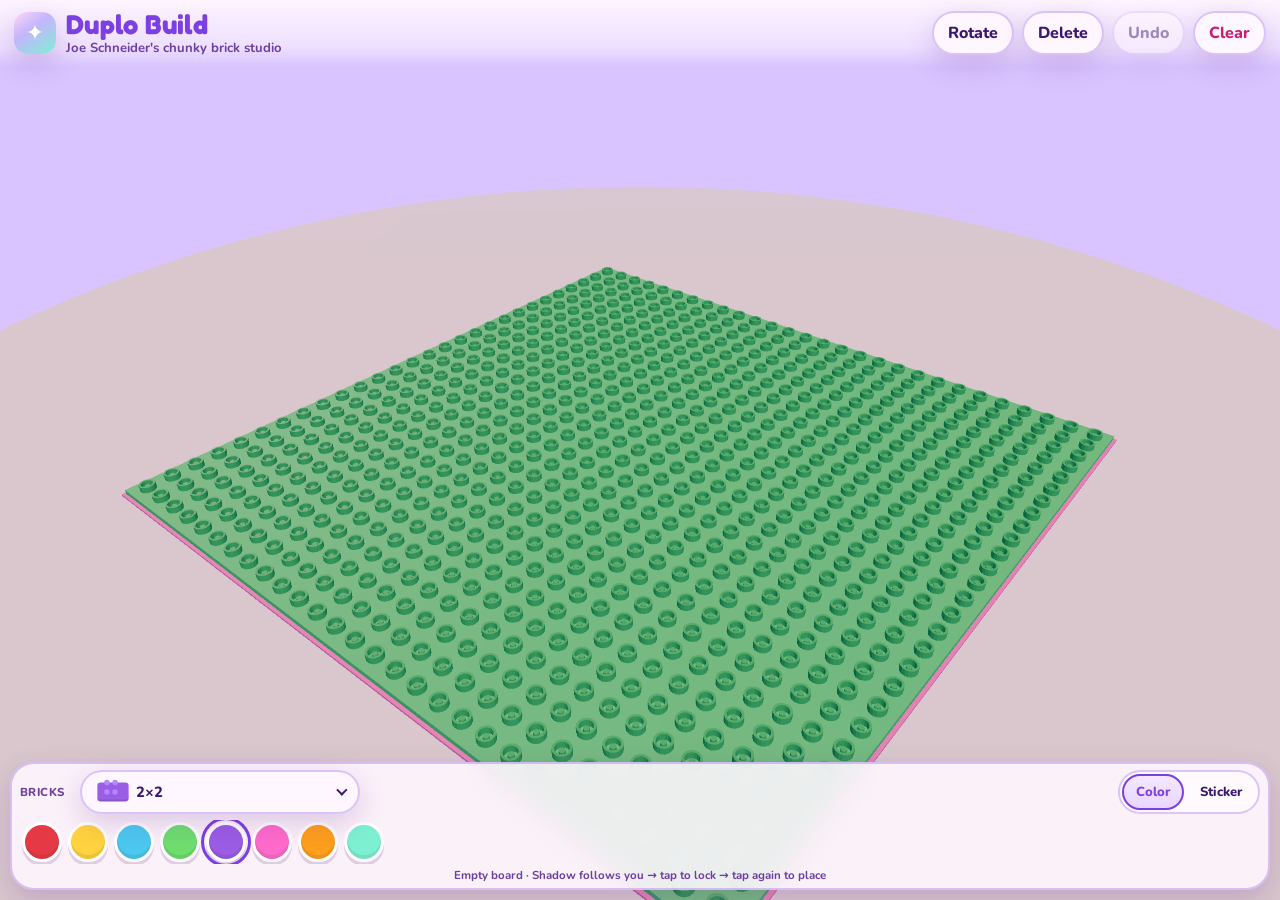
<file: duplo-build/index.html>
<!doctype html>
<html lang="en">
  <head>
    <meta charset="UTF-8" />
    <link rel="icon" type="image/svg+xml" href="/duplo-build/favicon.svg" />
    <meta
      name="viewport"
      content="width=device-width, initial-scale=1.0, maximum-scale=1.0, user-scalable=no, viewport-fit=cover"
    />
    <meta name="theme-color" content="#7b3fe4" />
    <title>Duplo Build — Joe's chunky bricks</title>
    <link rel="preconnect" href="https://fonts.googleapis.com" />
    <link rel="preconnect" href="https://fonts.gstatic.com" crossorigin />
    <link
      href="https://fonts.googleapis.com/css2?family=Fredoka:wght@500;600;700&family=Nunito:wght@600;700;800&display=swap"
      rel="stylesheet"
    />
    <script type="module" crossorigin src="/duplo-build/assets/index-GzpvuDHs.js"></script>
    <link rel="stylesheet" crossorigin href="/duplo-build/assets/index-Cj7XOZ2S.css">
  </head>
  <body>
    <canvas id="stage" aria-label="Brick building scene"></canvas>

    <div id="hud">
      <header class="topbar">
        <div class="brand">
          <span class="sparkle" aria-hidden="true">✦</span>
          <div>
            <h1>Duplo Build</h1>
            <p>Joe Schneider's chunky brick studio</p>
          </div>
        </div>
        <div class="tools">
          <button type="button" class="tool" data-action="rotate">Rotate</button>
          <button type="button" class="tool" data-action="delete">Delete</button>
          <button type="button" class="tool" data-action="undo">Undo</button>
          <button type="button" class="tool danger" data-action="clear">Clear</button>
        </div>
      </header>

      <div class="toast" data-toast data-show="false" role="status" aria-live="polite"></div>

      <footer class="dock">
        <div class="dock-main">
          <div class="dock-row picker-row">
            <span class="dock-label" id="brick-picker-label">Bricks</span>
            <div class="brick-picker" data-brick-picker>
              <button
                type="button"
                class="brick-trigger"
                data-brick-trigger
                aria-expanded="false"
                aria-haspopup="listbox"
                aria-controls="brick-menu"
                aria-label="Choose a brick"
              >
                <span class="mini-wrap" aria-hidden="true">
                  <span class="mini" data-current-shape="brick2x2"></span>
                </span>
                <span class="brick-trigger-label" data-current-label>2×2</span>
                <span class="chevron" aria-hidden="true"></span>
              </button>
              <div class="brick-menu" data-brick-menu hidden>
                <div
                  id="brick-menu"
                  class="brick-grid"
                  data-bricks
                  role="listbox"
                  aria-labelledby="brick-picker-label"
                ></div>
              </div>
            </div>
            <div class="mode-switch" data-finish-modes role="tablist" aria-label="Color or sticker">
              <button
                type="button"
                class="mode-tab"
                id="finish-tab-color"
                data-finish-mode="color"
                role="tab"
                aria-selected="true"
                aria-controls="finish-panel-color"
              >
                Color
              </button>
              <button
                type="button"
                class="mode-tab"
                id="finish-tab-sticker"
                data-finish-mode="sticker"
                role="tab"
                aria-selected="false"
                tabindex="-1"
                aria-controls="finish-panel-sticker"
              >
                Sticker
              </button>
            </div>
          </div>
          <div
            id="finish-panel-color"
            class="finish-panel"
            data-finish-panel="color"
            role="tabpanel"
            aria-labelledby="finish-tab-color"
          >
            <div class="color-row" data-colors></div>
          </div>
          <div
            id="finish-panel-sticker"
            class="finish-panel"
            data-finish-panel="sticker"
            role="tabpanel"
            aria-labelledby="finish-tab-sticker"
            hidden
          >
            <div class="paint-picker">
              <p class="paint-tip" data-paint-tip hidden>Faces fit 2×2 bricks</p>
              <div class="paint-tabs" data-paint-tabs role="tablist" aria-label="Sticker kind">
                <button
                  type="button"
                  class="paint-tab"
                  id="paint-tab-faces"
                  data-paint-tab="faces"
                  role="tab"
                  aria-selected="true"
                  aria-controls="paint-panel-faces"
                >
                  Faces
                </button>
                <button
                  type="button"
                  class="paint-tab"
                  id="paint-tab-numbers"
                  data-paint-tab="numbers"
                  role="tab"
                  aria-selected="false"
                  tabindex="-1"
                  aria-controls="paint-panel-numbers"
                >
                  Numbers
                </button>
                <button
                  type="button"
                  class="paint-tab"
                  id="paint-tab-letters"
                  data-paint-tab="letters"
                  role="tab"
                  aria-selected="false"
                  tabindex="-1"
                  aria-controls="paint-panel-letters"
                >
                  Letters
                </button>
              </div>
              <div class="paint-body">
                <div class="paint-plain" data-paint-plain></div>
                <div class="paint-panels">
                  <div
                    id="paint-panel-faces"
                    class="face-row"
                    data-paint-panel="faces"
                    role="tabpanel"
                    aria-labelledby="paint-tab-faces"
                  ></div>
                  <div
                    id="paint-panel-numbers"
                    class="face-row"
                    data-paint-panel="numbers"
                    role="tabpanel"
                    aria-labelledby="paint-tab-numbers"
                    hidden
                  ></div>
                  <div
                    id="paint-panel-letters"
                    class="letter-board"
                    data-paint-panel="letters"
                    role="tabpanel"
                    aria-labelledby="paint-tab-letters"
                    hidden
                  >
                    <div class="face-row" data-letter-row></div>
                    <div class="face-row" data-letter-row></div>
                  </div>
                </div>
              </div>
            </div>
          </div>
        </div>
        <p class="hint">
          <span data-count>Empty board</span>
          <span data-place-hint> · Shadow follows you → tap to lock → tap again to place</span>
        </p>
      </footer>
    </div>

    <div id="webgl-fallback" hidden>
      <h2>Need a 3D-ready browser</h2>
      <p>Duplo Build uses WebGL for the brick scene. Try a current Chrome, Safari, Firefox, or Edge window.</p>
    </div>

  </body>
</html>
</file>
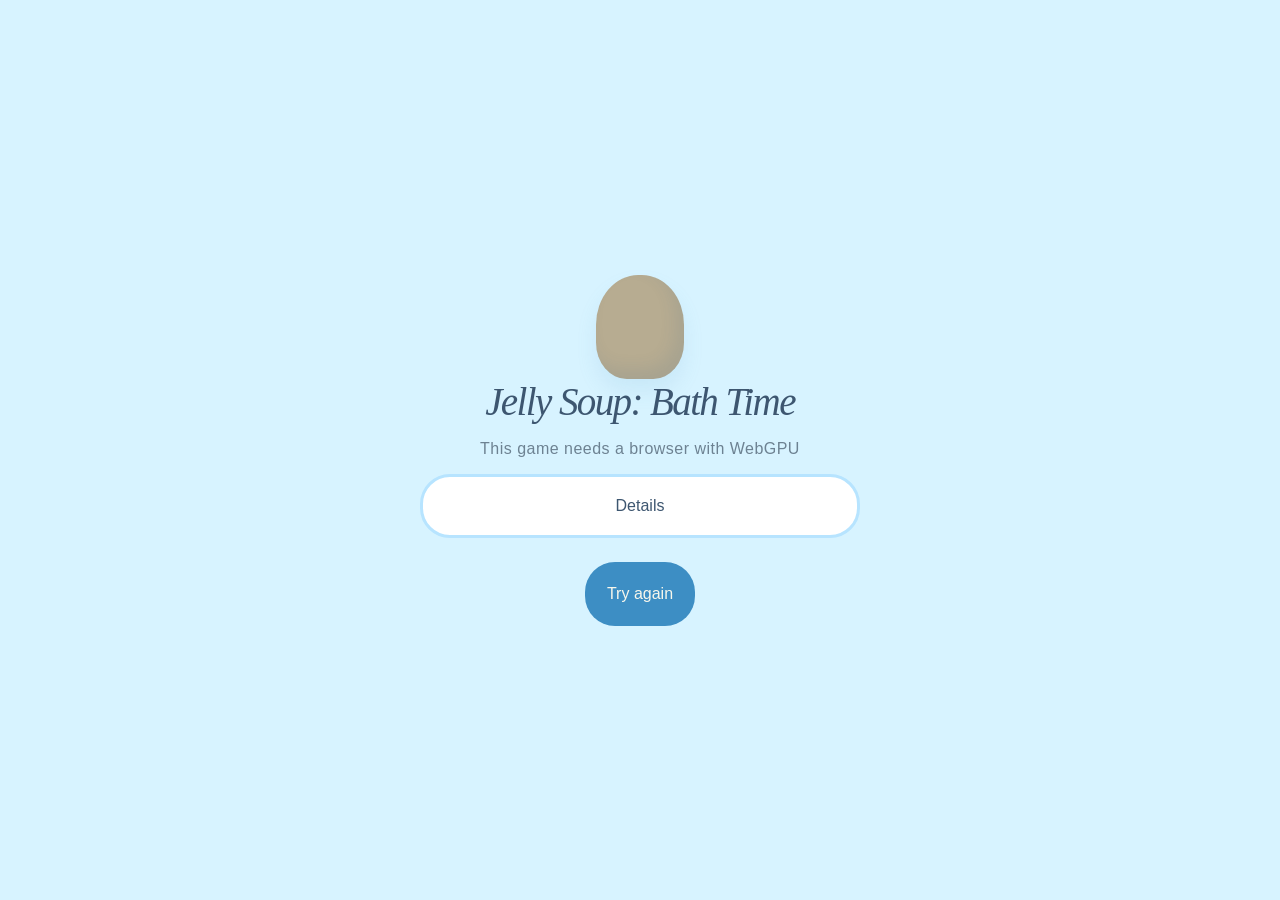
<file: jelly-soup/index.html>
<!doctype html>
<html lang="en">
  <head>
    <meta charset="UTF-8" />
    <link rel="icon" type="image/png" href="/jelly-soup/logo.png" />
    <link rel="canonical" href="https://josephschneider77-sys.github.io/jelly-soup/" />
    <meta name="viewport" content="width=device-width, initial-scale=1.0, viewport-fit=cover" />
    <meta name="theme-color" content="#d7f3ff" />
    <link rel="preload" href="/jelly-soup/assets/jelly-baby-D3aoVKxe.bin" as="fetch" crossorigin="anonymous" />
    
    <meta name="description" content="A soft jelly in a bright bathtub. Float, splash, and pop bubbles." />
    <meta property="og:type" content="website" />
    <meta property="og:url" content="https://josephschneider77-sys.github.io/jelly-soup/" />
    <meta property="og:title" content="Jelly Soup: Bath Time" />
    <meta property="og:description" content="A soft jelly in a bright bathtub. Float, splash, and pop bubbles." />
    <meta property="og:image" content="https://josephschneider77-sys.github.io/jelly-soup/og_image.png" />
    <meta property="og:image:alt" content="Jelly Soup: Bath Time" />
    <meta name="twitter:card" content="summary_large_image" />
    <meta name="twitter:title" content="Jelly Soup: Bath Time" />
    <meta name="twitter:description" content="A soft jelly in a bright bathtub. Float, splash, and pop bubbles." />
    <meta name="twitter:image" content="https://josephschneider77-sys.github.io/jelly-soup/og_image.png" />
    <title>Jelly Soup: Bath Time</title>
    <script type="module" crossorigin src="/jelly-soup/assets/index-CTWcQwwl.js"></script>
    <link rel="stylesheet" crossorigin href="/jelly-soup/assets/index-BgT3X_sb.css">
    <link rel="modulepreload" href="/jelly-soup/assets/runtime-D9qD_Und.js">
  </head>
  <body>
    <div id="app"></div>
    <noscript>Jelly Soup: Bath Time needs JavaScript and a WebGPU-capable browser.</noscript>
  </body>
</html>
</file>
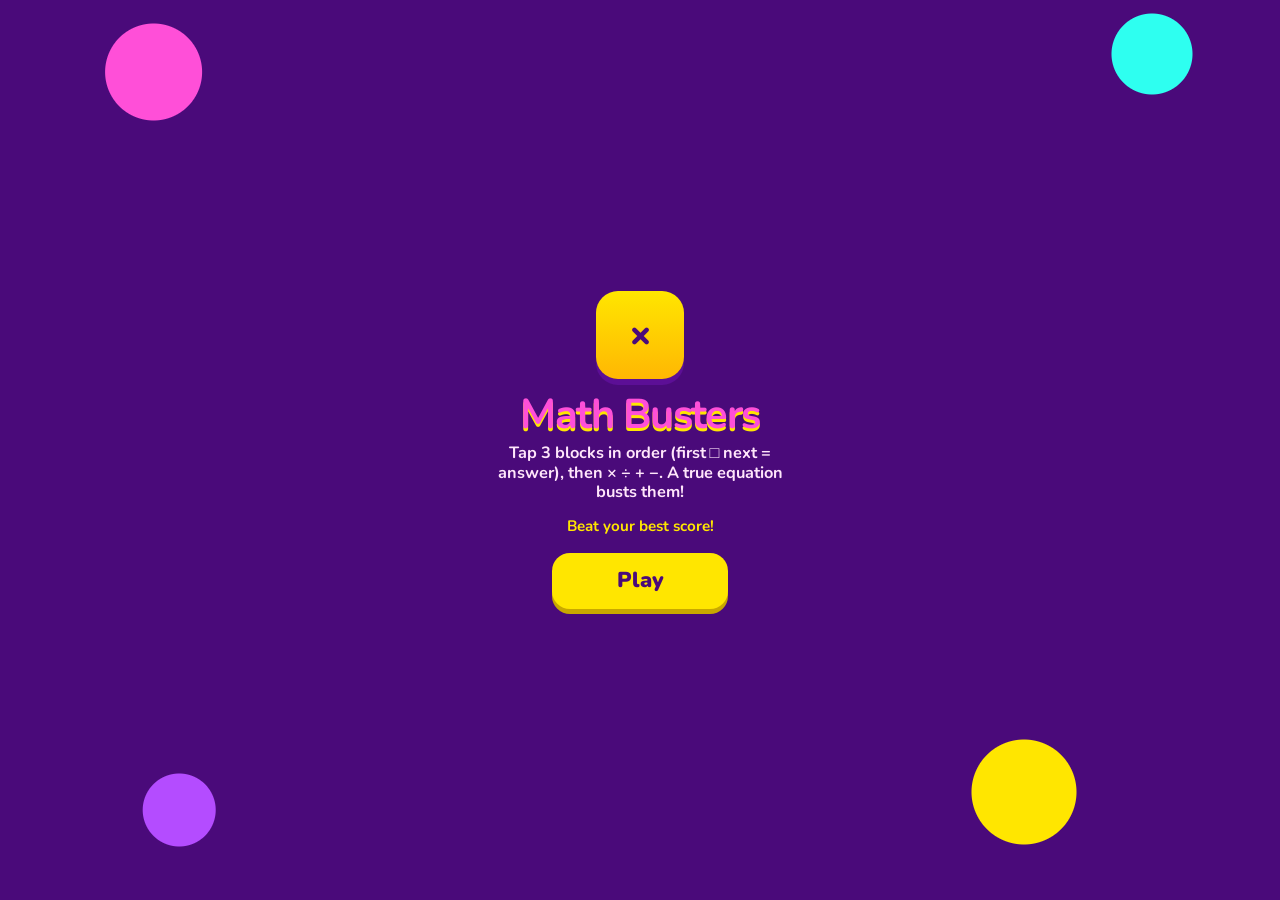
<file: math-busters/index.html>
<!doctype html>
<html lang="en">
  <head>
    <meta charset="UTF-8" />
    <link rel="icon" type="image/svg+xml" href="/math-busters/favicon.svg" />
    <link rel="apple-touch-icon" href="/math-busters/apple-touch-icon.png" />
    <meta name="viewport" content="width=device-width, initial-scale=1.0, maximum-scale=1.0" />
    <meta name="theme-color" content="#4a0a7a" />
    <meta name="mobile-web-app-capable" content="yes" />
    <meta name="apple-mobile-web-app-capable" content="yes" />
    <meta name="apple-mobile-web-app-status-bar-style" content="black-translucent" />
    <meta name="apple-mobile-web-app-title" content="Math Busters" />
    <title>Math Busters</title>
    <link rel="preconnect" href="https://fonts.googleapis.com" />
    <link rel="preconnect" href="https://fonts.gstatic.com" crossorigin />
    <link
      href="https://fonts.googleapis.com/css2?family=Nunito:wght@600;700;800;900&display=swap"
      rel="stylesheet"
    />
    <script type="module" crossorigin src="/math-busters/assets/index-BoZ1M3Jq.js"></script>
    <link rel="stylesheet" crossorigin href="/math-busters/assets/index-DfPHZnc5.css">
  <link rel="manifest" href="/math-busters/manifest.webmanifest"><script id="vite-plugin-pwa:register-sw" src="/math-busters/registerSW.js"></script></head>
  <body>
    <div id="app"></div>
  </body>
</html>
</file>
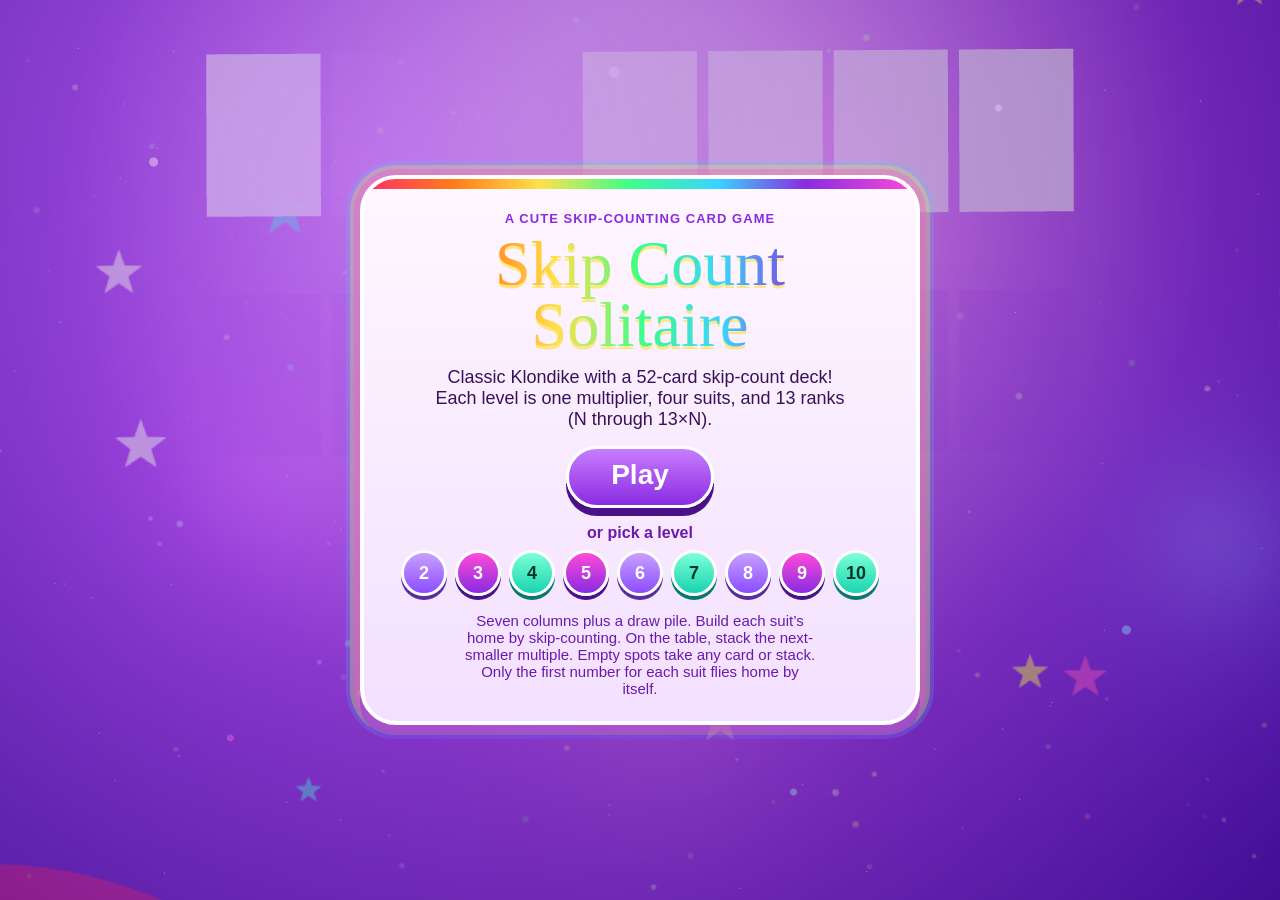
<file: skip-count-solitaire/index.html>
<!doctype html>
<html lang="en">
  <head>
    <meta charset="UTF-8" />
    <meta name="viewport" content="width=device-width, initial-scale=1.0, viewport-fit=cover" />
    <meta name="theme-color" content="#8a2be2" />
    <title>Skip Count Solitaire</title>
    <link rel="preconnect" href="https://fonts.googleapis.com" />
    <link rel="preconnect" href="https://fonts.gstatic.com" crossorigin />
    <link
      href="https://fonts.googleapis.com/css2?family=Baloo+2:wght@500;700;800;900&family=Pacifico&display=swap"
      rel="stylesheet"
    />
    <script type="module" crossorigin src="/skip-count-solitaire/assets/index-CugENjDO.js"></script>
    <link rel="stylesheet" crossorigin href="/skip-count-solitaire/assets/index-BxhMmX-T.css">
  </head>
  <body>
    <div id="app">
      <canvas id="scene"></canvas>

      <div id="sparkle-layer" aria-hidden="true"></div>
      <canvas id="confetti-layer" hidden aria-hidden="true"></canvas>

      <header id="hud" hidden>
        <div class="hud-chip level-chip">
          <span class="hud-label">Level</span>
          <strong id="hud-level">2</strong>
        </div>
        <div class="hud-chip next-chip">
          <span class="hud-label">Home cards</span>
          <strong id="hud-next">0</strong>
        </div>
        <div class="hud-chip high-chip">
          <span class="hud-label">Highest</span>
          <strong id="hud-high">26</strong>
        </div>
        <div class="hud-actions">
          <button type="button" id="btn-undo" class="mini-btn" disabled>Undo</button>
          <button type="button" id="btn-hint" class="mini-btn">Hint</button>
          <button type="button" id="btn-restart" class="mini-btn">Redeal</button>
          <button type="button" id="btn-menu" class="mini-btn">Menu</button>
          <button type="button" id="btn-mute" class="mini-btn" aria-label="Mute sounds">🔊</button>
        </div>
      </header>

      <p id="hint-line" hidden>Click the deck to draw. Play the next skip-count number on the sparkle pile!</p>

      <section id="title-screen">
        <div class="title-card">
          <p class="eyebrow">A cute skip-counting card game</p>
          <h1>Skip Count<br />Solitaire</h1>
          <p class="blurb">
            Classic Klondike with a 52-card skip-count deck! Each level is one multiplier, four suits, and 13 ranks (N through 13×N).
          </p>
          <button type="button" id="btn-play" class="play-btn">Play</button>
          <p class="pick-label">or pick a level</p>
          <div id="level-picks" class="level-picks"></div>
          <p class="how">
            Seven columns plus a draw pile. Build each suit’s home by skip-counting. On the table, stack the next-smaller
            multiple. Empty spots take any card or stack. Only the first number for each suit flies home by itself.
          </p>
        </div>
      </section>

      <section id="win-screen" hidden>
        <div class="title-card win-card">
          <p class="eyebrow" id="win-eyebrow">You did it!</p>
          <h2 id="win-title">Sparkle clear!</h2>
          <p class="blurb" id="win-blurb">Every multiple found its stack.</p>
          <div class="win-actions">
            <button type="button" id="btn-next" class="play-btn">Next level</button>
            <button type="button" id="btn-win-menu" class="mini-btn ghost">Title</button>
          </div>
        </div>
      </section>
    </div>
  </body>
</html>
</file>
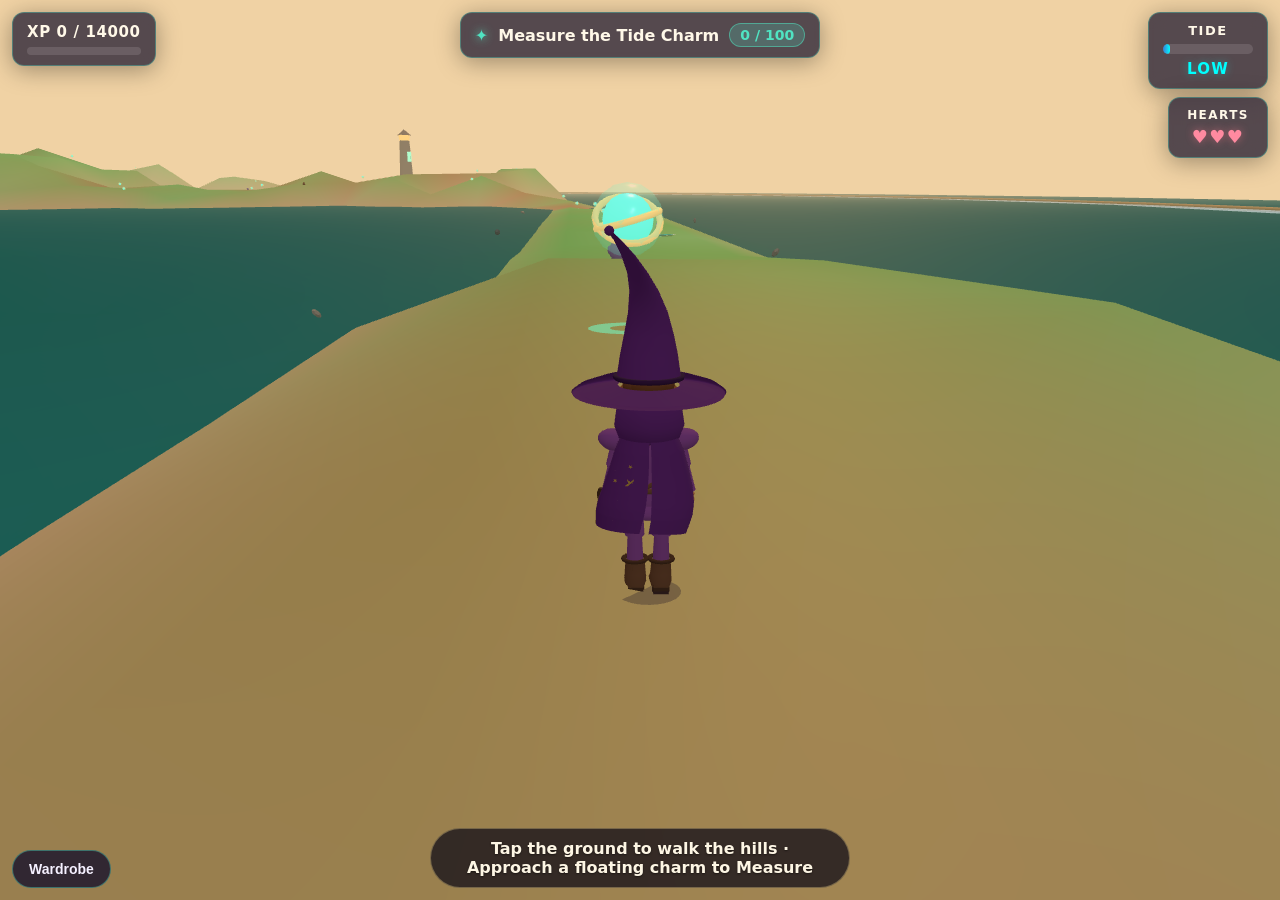
<file: witch-cove/index.html>
<!doctype html>
<html lang="en">
  <head>
    <meta charset="UTF-8" />
    <link rel="icon" type="image/svg+xml" href="/witch-cove/favicon.svg" />
    <meta name="viewport" content="width=device-width, initial-scale=1.0, maximum-scale=1.0, user-scalable=no, viewport-fit=cover" />
    <title>Witch Cove — Measure the Tide Charm</title>
    <style>html,body{color:#fff8e8;-webkit-tap-highlight-color:transparent;tap-highlight-color:transparent;-webkit-touch-callout:none;background:#1a1230;height:100%;margin:0;font-family:Segoe UI,system-ui,-apple-system,sans-serif;overflow:hidden}#game-canvas{-webkit-tap-highlight-color:transparent;tap-highlight-color:transparent;touch-action:none;outline:none}body:not(.is-playable) #hud,body:not(.is-playable) #chrome-bottom{display:none!important}#boot-screen{z-index:2000;pointer-events:auto;touch-action:auto;background:radial-gradient(at 50% 18%,#f0d78c38,#0000 42%),radial-gradient(at 70% 80%,#50e3c21f,#0000 46%),linear-gradient(#2a1a4a 0%,#1a1230 55%,#12101c 100%);place-items:center;padding:24px;display:grid;position:fixed;inset:0}#boot-screen[hidden]{display:none!important}#boot-screen.is-done{opacity:0;pointer-events:none;transition:opacity .35s}.boot-card{text-align:center;width:min(420px,100%)}.boot-moon{background:radial-gradient(circle at 32% 32%,#ffe9a8,#f0d78c 55%,#c9a24a);border-radius:50%;width:56px;height:56px;margin:0 auto 18px;position:relative;box-shadow:0 0 28px #f0d78c8c}.boot-moon:after{content:"";background:#24183d;border-radius:50%;position:absolute;inset:8px -6px 8px 22px}#boot-title{letter-spacing:.02em;color:#fff4d0;text-shadow:0 2px 12px #00000073;margin:0 0 10px;font-size:clamp(26px,7vw,34px);font-weight:800}#boot-stage{color:#e8fff8;text-shadow:0 1px 8px #0006;margin:0 0 22px;font-size:clamp(17px,4.6vw,20px);font-weight:600;line-height:1.35}.boot-track{background:#ffffff1f;border:1px solid #50e3c259;border-radius:999px;height:12px;overflow:hidden}#boot-fill{background:linear-gradient(90deg,#7af0d8,#50e3c2 55%,#f0d78c);border-radius:999px;width:10%;height:100%;transition:width .35s;box-shadow:0 0 12px #50e3c2a6}.boot-spin{border:4px solid #50e3c2;border-color:#50e3c2 #f0d78c #f0d78c38 #f0d78c38;border-radius:50%;width:44px;height:44px;margin:22px auto 0;animation:.85s linear infinite boot-spin}@keyframes boot-spin{to{transform:rotate(360deg)}}#boot-fail[hidden],#boot-wait[hidden]{display:none!important}#boot-fail p{color:#fff8e8;margin:0 0 18px;font-size:18px;font-weight:600;line-height:1.4}#boot-retry{color:#1a1a2e;cursor:pointer;pointer-events:auto;touch-action:auto;background:linear-gradient(135deg,#50e3c2,#7af0d8);border:none;border-radius:999px;padding:14px 28px;font-size:18px;font-weight:800}</style>
    <script type="module" crossorigin src="/witch-cove/assets/index-bHMiMZh0.js"></script>
    <link rel="stylesheet" crossorigin href="/witch-cove/assets/index-KJPws8iH.css">
  </head>
  <body class="is-booting">
    <div id="boot-screen" role="status" aria-live="polite" aria-busy="true">
      <div class="boot-card">
        <div class="boot-moon" aria-hidden="true"></div>
        <h1 id="boot-title">Loading Witch Cove…</h1>
        <div id="boot-wait">
          <p id="boot-stage">Waking the cove…</p>
          <div class="boot-track" aria-hidden="true"><div id="boot-fill"></div></div>
          <div class="boot-spin" aria-hidden="true"></div>
        </div>
        <div id="boot-fail" hidden>
          <p id="boot-fail-note">The cove didn’t wake. Tap Try again — we’ll walk the hills in a moment.</p>
          <button id="boot-retry" type="button" onclick="window.__witchCoveRetry && window.__witchCoveRetry()">Try again</button>
        </div>
      </div>
    </div>
    <div id="app">
      <canvas id="game-canvas"></canvas>

      <!-- Thin HUD — top meters never overlap the witch or each other -->
      <div id="hud" hidden>
        <div id="hud-top">
          <div id="xp-panel" class="hud-panel">
            <div id="xp-label">XP <span id="xp-value">0</span> / <span id="xp-max">14000</span></div>
            <div id="xp-bar"><div id="xp-fill"></div></div>
          </div>

          <div id="quest-line" class="hud-panel">
            <span class="quest-star" aria-hidden="true">✦</span>
            <span id="quest-text">Measure the Tide Charm</span>
            <span id="quest-progress">0 / 100</span>
          </div>

          <div id="hud-top-right">
            <div id="tide-gauge" class="hud-panel">
              <div class="tide-label">TIDE</div>
              <div id="tide-bar"><div id="tide-fill"></div></div>
              <div id="tide-level">LOW</div>
            </div>
            <div id="hp-panel" class="hud-panel" aria-live="polite">
              <div class="hp-label">HEARTS</div>
              <div id="hp-hearts" aria-label="Hearts 3 of 3">♥♥♥</div>
            </div>
          </div>
        </div>
      </div>

      <!-- Hearts + timer stay readable while exclusive Measure hides the rest of the HUD -->
      <div id="stakes-hud" hidden aria-live="polite">
        <div class="stakes-hearts-wrap">
          <div class="hp-label">HEARTS</div>
          <div id="stakes-hearts" aria-label="Hearts 3 of 3">♥♥♥</div>
        </div>
        <div class="stakes-timer-wrap">
          <div class="hp-label">SPELL</div>
          <div id="stakes-timer"><div id="stakes-timer-fill"></div></div>
          <div id="stakes-timer-sec">20</div>
        </div>
      </div>

      <!-- One bottom lane: toast OR Measure OR hint — never stacked over the witch -->
      <div id="chrome-bottom" hidden>
        <button id="wardrobe-btn" type="button" title="Wardrobe">Wardrobe</button>
        <div id="chrome-bottom-center">
          <div id="toast" hidden></div>
          <button id="measure-btn" type="button" hidden>Measure</button>
          <div id="hint">Tap the ground to walk the hills · Approach a floating charm to Measure</div>
        </div>
        <div id="chrome-bottom-spacer" aria-hidden="true"></div>
      </div>

      <div id="measure-modal" hidden>
        <div class="modal-card">
          <h2 id="modal-title">Tide Charm</h2>
          <div id="modal-stakes">
            <div id="modal-hearts" aria-label="Hearts 3 of 3">♥♥♥</div>
            <div id="modal-timer" aria-label="Spell timer">
              <div id="modal-timer-track"><div id="modal-timer-fill"></div></div>
              <span id="modal-timer-sec">20</span>
            </div>
          </div>
          <p id="modal-question"></p>
          <div id="modal-choices"></div>
          <div id="modal-spelling" hidden>
            <input id="spell-input" type="text" autocomplete="off" autocapitalize="none" spellcheck="false" maxlength="24" />
            <button id="spell-submit" type="button">Check</button>
          </div>
          <div class="modal-actions">
            <button id="skip-btn" type="button" class="btn-secondary">Skip</button>
          </div>
          <p id="modal-feedback" class="feedback" hidden></p>
        </div>
      </div>

      <div id="wardrobe-panel" hidden>
        <div class="wardrobe-card">
          <h2>Wardrobe</h2>
          <p class="wardrobe-note">Earned along the path · no shop</p>
          <h3>Cloak</h3>
          <div id="wardrobe-cloak" class="wardrobe-row"></div>
          <h3>Tunic</h3>
          <div id="wardrobe-clothes" class="wardrobe-row"></div>
          <h3>Hat</h3>
          <div id="wardrobe-hat" class="wardrobe-row"></div>
          <button id="wardrobe-close" type="button" class="btn-secondary">Close</button>
        </div>
      </div>

      <div id="rest-overlay" hidden>
        <div class="win-card rest-card">
          <h1 id="rest-title">A quiet rest</h1>
          <p id="rest-body">The cove held you safe. Hearts refill — try the Measure again when you’re ready.</p>
          <button id="rest-again-btn" type="button">Try again</button>
        </div>
      </div>

      <div id="win-overlay" hidden>
        <div class="win-card">
          <h1>Tide Charm Complete!</h1>
          <p>You measured the long hill path and every cove charm.</p>
          <p class="win-xp">+300 XP</p>
          <button id="win-wardrobe-btn" type="button" class="btn-secondary">Wardrobe</button>
          <button id="play-again-btn" type="button">Play again</button>
        </div>
      </div>
    </div>
    <script>
      window.__witchCove = { js: false, playable: false, beat: 0 }
      window.__witchCoveRetry = function () {
        var path = window.location.pathname || '/'
        if (path.charAt(path.length - 1) !== '/' && path.indexOf('.') === -1) path += '/'
        // Drop ?boot=fail and stale ?v= (query does not pin hashed JS). Bust HTML cache.
        var url = path + '?r=' + Date.now()
        try {
          window.location.replace(url)
        } catch (e) {
          window.location.href = url
        }
      }
      function showInlineBootFail() {
        if (window.__witchCove.playable) return
        var wait = document.getElementById('boot-wait')
        var fail = document.getElementById('boot-fail')
        var title = document.getElementById('boot-title')
        var screen = document.getElementById('boot-screen')
        if (wait) wait.hidden = true
        if (fail) fail.hidden = false
        if (title) title.textContent = 'The cove needs another try'
        if (screen) {
          screen.setAttribute('aria-busy', 'false')
          screen.classList.add('is-fail')
        }
        var retry = document.getElementById('boot-retry')
        if (retry) {
          retry.onclick = function (ev) {
            ev.preventDefault()
            window.__witchCoveRetry()
          }
        }
      }
      // Bundle never arrived.
      window.setTimeout(function () {
        if (window.__witchCove.js || window.__witchCove.playable) return
        showInlineBootFail()
      }, 28000)
      // JS marked alive but hills never finished. Skip if boot copy is still advancing.
      window.setTimeout(function () {
        if (window.__witchCove.playable) return
        var beat = window.__witchCove.beat || 0
        if (beat && Date.now() - beat < 16000) return
        showInlineBootFail()
      }, 38000)
      window.addEventListener('pageshow', function (ev) {
        if (ev.persisted && window.__witchCove && !window.__witchCove.playable) {
          window.__witchCoveRetry()
        }
      })
    </script>
  </body>
</html>
</file>
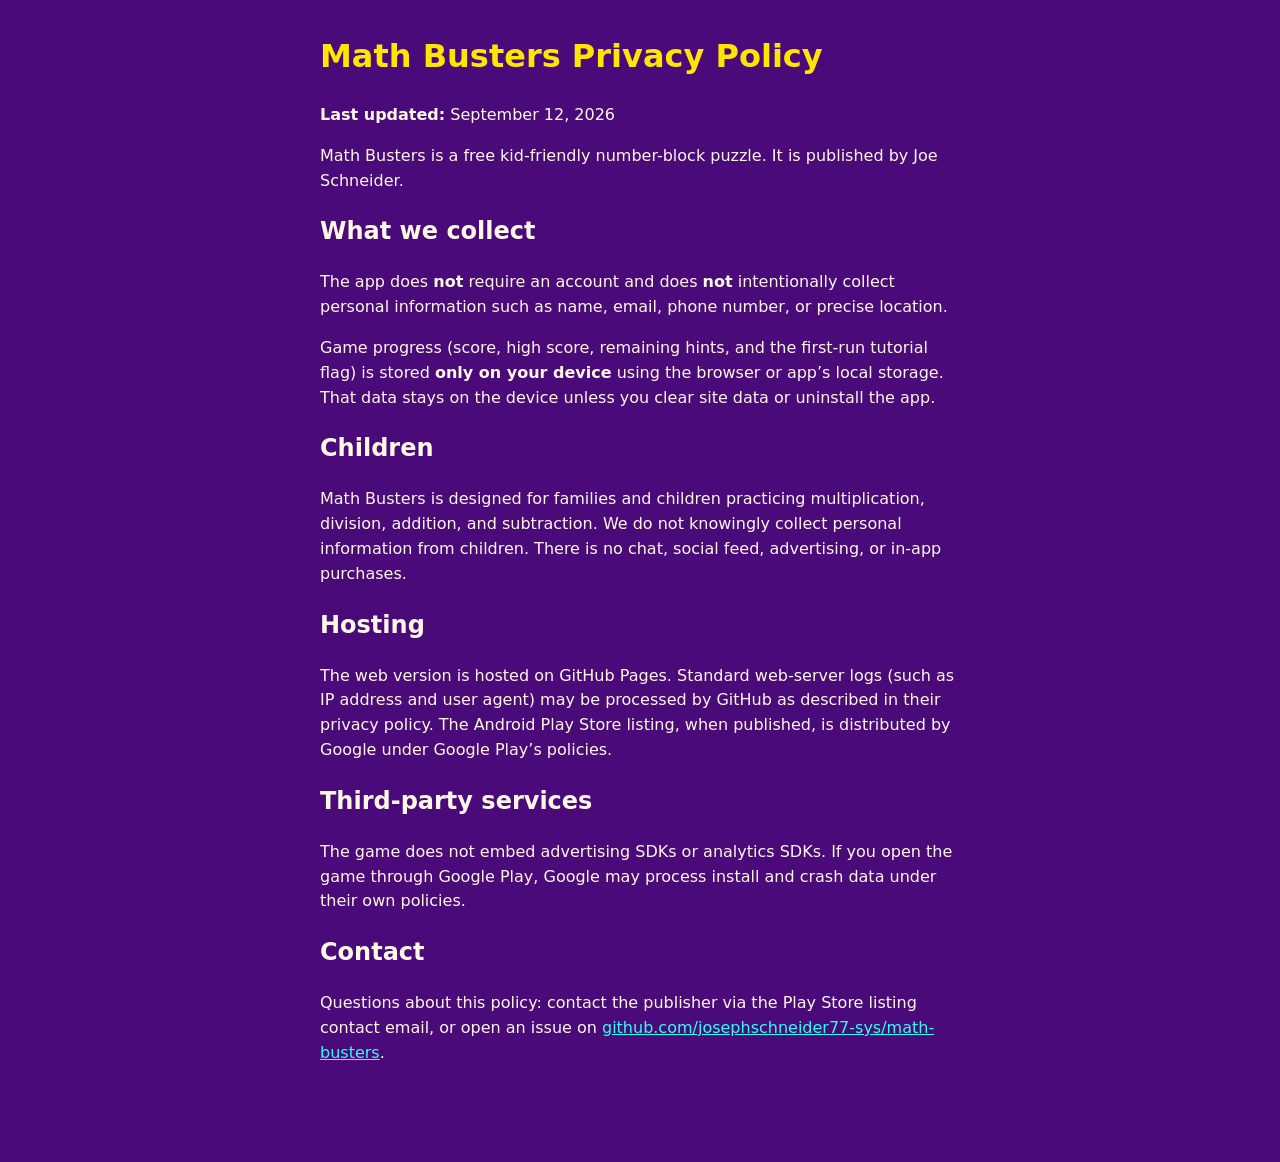
<file: math-busters/privacy.html>
<!doctype html>
<html lang="en">
  <head>
    <meta charset="UTF-8" />
    <meta name="viewport" content="width=device-width, initial-scale=1" />
    <title>Math Busters — Privacy Policy</title>
    <style>
      body {
        font-family: system-ui, sans-serif;
        max-width: 40rem;
        margin: 2rem auto;
        padding: 0 1.25rem 3rem;
        line-height: 1.55;
        color: #fff8e7;
        background: #4a0a7a;
      }
      h1 { color: #ffe600; }
      a { color: #2efff0; }
    </style>
  </head>
  <body>
    <h1>Math Busters Privacy Policy</h1>
    <p><strong>Last updated:</strong> September 12, 2026</p>
    <p>
      Math Busters is a free kid-friendly number-block puzzle. It is published by
      Joe Schneider.
    </p>
    <h2>What we collect</h2>
    <p>
      The app does <strong>not</strong> require an account and does
      <strong>not</strong> intentionally collect personal information such as
      name, email, phone number, or precise location.
    </p>
    <p>
      Game progress (score, high score, remaining hints, and the first-run
      tutorial flag) is stored <strong>only on your device</strong> using the
      browser or app’s local storage. That data stays on the device unless you
      clear site data or uninstall the app.
    </p>
    <h2>Children</h2>
    <p>
      Math Busters is designed for families and children practicing
      multiplication, division, addition, and subtraction. We do not knowingly
      collect personal information from children. There is no chat, social
      feed, advertising, or in-app purchases.
    </p>
    <h2>Hosting</h2>
    <p>
      The web version is hosted on GitHub Pages. Standard web-server logs (such
      as IP address and user agent) may be processed by GitHub as described in
      their privacy policy. The Android Play Store listing, when published, is
      distributed by Google under Google Play’s policies.
    </p>
    <h2>Third-party services</h2>
    <p>
      The game does not embed advertising SDKs or analytics SDKs. If you open
      the game through Google Play, Google may process install and crash data
      under their own policies.
    </p>
    <h2>Contact</h2>
    <p>
      Questions about this policy: contact the publisher via the Play Store
      listing contact email, or open an issue on
      <a href="https://github.com/josephschneider77-sys/math-busters"
        >github.com/josephschneider77-sys/math-busters</a
      >.
    </p>
  </body>
</html>
</file>
<file: duplo-build/assets/index-Cj7XOZ2S.css>
:root{--lightningcss-light:initial;--lightningcss-dark: ;color-scheme:light;--ink:#3b1870;--ink-soft:#6b3fa0;--panel:#fff7ffe0;--panel-strong:#fff7ff;--stroke:#7b3fe447;--purple:#7b3fe4;--pink:#ff6bcb;--shadow:0 10px 28px #5a148c2e;font-synthesis:none;text-rendering:optimizelegibility;font-family:Nunito,Trebuchet MS,system-ui,sans-serif}*{box-sizing:border-box}html,body{touch-action:none;-webkit-user-select:none;user-select:none;background:#c4b5fd;width:100%;height:100%;margin:0;overflow:hidden}#stage{touch-action:none;cursor:grab;width:100%;height:100%;display:block;position:fixed;inset:0}#stage:active{cursor:grabbing}#hud{pointer-events:none;z-index:2;position:fixed;inset:0}.topbar,.dock,.toast{pointer-events:none}.topbar,.dock{pointer-events:auto}.topbar{padding:calc(10px + env(safe-area-inset-top)) 14px 10px;background:linear-gradient(#fff7fff0,#fff7ff8c 70%,#0000);justify-content:space-between;align-items:center;gap:12px;display:flex;position:absolute;top:0;left:0;right:0}.brand{align-items:center;gap:10px;min-width:0;display:flex}.sparkle{color:#fff;width:42px;height:42px;box-shadow:var(--shadow);background:linear-gradient(145deg,#ffd6f6,#c4b5fd 40%,#7ef0d2);border-radius:14px;flex:none;place-items:center;font-size:22px;display:grid}.brand h1,.brand p{margin:0}.brand h1{letter-spacing:.01em;color:var(--purple);font-family:Fredoka,Nunito,sans-serif;font-size:clamp(1.25rem,3vw,1.7rem);font-weight:700;line-height:1.05}.brand p{color:var(--ink-soft);font-size:.82rem;font-weight:700}.tools{flex-wrap:wrap;justify-content:flex-end;gap:8px;display:flex}.tool,.brick-btn,.brick-trigger{font:inherit;border:2px solid var(--stroke);background:var(--panel-strong);color:var(--ink);cursor:pointer;min-height:44px;box-shadow:var(--shadow);touch-action:manipulation;border-radius:999px;padding:0 14px;font-weight:800}.tool:hover,.brick-btn:hover,.brick-trigger:hover,.swatch:hover,.face-chip:hover,.paint-tab:hover,.mode-tab:hover{transform:translateY(-1px)}.tool:active,.brick-btn:active,.brick-trigger:active,.swatch:active,.face-chip:active,.paint-tab:active,.mode-tab:active{transform:translateY(1px)}.tool:focus-visible,.brick-btn:focus-visible,.brick-trigger:focus-visible,.swatch:focus-visible,.face-chip:focus-visible,.paint-tab:focus-visible,.mode-tab:focus-visible{outline:3px solid var(--purple);outline-offset:2px}.tool[aria-pressed=true],.brick-btn[aria-pressed=true],.brick-btn[aria-selected=true]{border-color:var(--purple);color:var(--purple);background:linear-gradient(#f3e8ff,#e9d5ff)}.tool.danger{color:#c81e6d}.tool:disabled,.brick-btn:disabled,.brick-trigger:disabled,.swatch:disabled,.face-chip:disabled,.paint-tab:disabled,.mode-tab:disabled{opacity:.45;cursor:default;transform:none}.toast{top:calc(78px + env(safe-area-inset-top));background:var(--panel-strong);color:var(--ink);border:2px solid var(--stroke);box-shadow:var(--shadow);opacity:0;pointer-events:none;white-space:nowrap;text-overflow:ellipsis;border-radius:999px;max-width:min(92vw,420px);padding:8px 16px;font-weight:800;transition:opacity .16s,transform .16s;position:absolute;left:50%;overflow:hidden;transform:translate(-50%)translateY(-8px)}.toast[data-show=true]{opacity:1;transform:translate(-50%)translateY(0)}.dock{left:10px;right:10px;bottom:calc(10px + env(safe-area-inset-bottom));background:0 0;border-radius:24px;padding:8px 10px 6px;position:absolute;overflow:visible}.dock:before{content:"";border-radius:inherit;background:var(--panel);border:2px solid var(--stroke);box-shadow:var(--shadow);-webkit-backdrop-filter:blur(12px);backdrop-filter:blur(12px);pointer-events:none;z-index:0;position:absolute;inset:0}#hud[data-mode=delete] .dock:before{border-color:#ff6bcb}#hud[data-shadow=locked] .dock:before{border-color:var(--purple);box-shadow:0 10px 28px #7b3fe452}.dock-main,.dock-row,.hint{z-index:1;position:relative}.dock-main{flex-direction:column;gap:6px;display:flex}.dock-row{align-items:center;gap:8px;display:flex}.dock-label{width:52px;color:var(--ink-soft);letter-spacing:.04em;text-transform:uppercase;flex:none;font-size:.72rem;font-weight:800}.picker-row{min-width:0}.brick-picker{flex:auto;min-width:0;max-width:280px;position:relative}.brick-trigger{border-radius:999px;align-items:center;gap:8px;width:100%;min-width:0;min-height:44px;padding:4px 12px 4px 8px;display:flex}.mode-switch{border:2px solid var(--stroke);background:#ffffff9e;border-radius:999px;flex:none;gap:2px;margin-left:auto;padding:2px;display:flex}.mode-tab{min-height:36px;color:var(--ink);font:inherit;white-space:nowrap;cursor:pointer;touch-action:manipulation;background:0 0;border:2px solid #0000;border-radius:999px;padding:0 12px;font-size:.82rem;font-weight:800;line-height:1}.mode-tab[aria-selected=true]{border-color:var(--purple);color:var(--purple);background:linear-gradient(#f3e8ff,#e9d5ff)}.mode-tab[data-picked=true]:not([aria-selected=true]){box-shadow:inset 0 -3px 0 var(--pink)}.finish-panel{min-width:0}.finish-panel[hidden]{display:none}.brick-trigger-label{text-align:left;white-space:nowrap;text-overflow:ellipsis;flex:1;min-width:0;font-size:.92rem;line-height:1.1;overflow:hidden}.mini-wrap{flex:none;place-items:center;width:38px;height:28px;display:grid;overflow:visible}.brick-trigger .mini{transform-origin:50%;transform:scale(.68)}.chevron{border-bottom:2.5px solid;border-right:2.5px solid;flex:none;width:.48em;height:.48em;margin-top:-5px;transition:transform .14s,margin .14s;transform:rotate(45deg)}.brick-picker[data-open=true] .chevron{margin-top:4px;transform:rotate(225deg)}.brick-picker[data-open=true] .brick-trigger{border-color:var(--purple);color:var(--purple);background:linear-gradient(#f3e8ff,#e9d5ff)}.brick-menu{background:var(--panel-strong);border:2px solid var(--stroke);width:min(100%,420px);max-height:min(48vh,340px);box-shadow:var(--shadow);z-index:6;overscroll-behavior:contain;-webkit-overflow-scrolling:touch;border-radius:18px;padding:8px;position:absolute;bottom:calc(100% + 8px);left:0;overflow:hidden auto}.brick-menu[hidden]{display:none}.brick-grid{grid-template-columns:repeat(4,minmax(0,1fr));gap:6px;display:grid}.color-row{touch-action:pan-x;gap:6px;min-width:0;padding:2px;display:flex;overflow-x:auto}.brick-btn{min-width:0;min-height:44px;box-shadow:none;border-radius:14px;flex-direction:column;justify-content:flex-end;align-items:center;gap:3px;padding:5px 4px 4px;display:flex}.brick-label{text-align:center;max-width:72px;font-size:.64rem;line-height:1.15}.mini{background:#9b5de5;border-radius:5px;flex:none;width:46px;height:28px;position:relative;box-shadow:inset 0 -3px #0000001f}.mini:before,.mini:after{content:"";background:#b388f9;border-radius:50%;width:8px;height:8px;position:absolute;top:-4px;box-shadow:12px 0 #b388f9}.mini[data-shape=brick2x2]:before{top:-4px;left:10px;box-shadow:12px 0 #b388f9}.mini[data-shape=brick2x2]:after{top:10px;left:10px;box-shadow:12px 0 #b388f9}.mini[data-shape=brick2x3]{width:50px;height:24px}.mini[data-shape=brick2x3]:before{left:8px;box-shadow:12px 0 #b388f9,24px 0 #b388f9}.mini[data-shape=brick2x3]:after{top:10px;left:8px;box-shadow:12px 0 #b388f9,24px 0 #b388f9}.mini[data-shape=brick2x4]{width:54px;height:22px}.mini[data-shape=brick2x4]:before{left:6px;box-shadow:11px 0 #b388f9,22px 0 #b388f9,33px 0 #b388f9}.mini[data-shape=brick2x4]:after{display:none}.mini[data-shape=brick2x6]{width:58px;height:18px}.mini[data-shape=brick2x6]:before{width:6px;height:6px;top:-3px;left:4px;box-shadow:8px 0 #b388f9,16px 0 #b388f9,24px 0 #b388f9,32px 0 #b388f9,40px 0 #b388f9}.mini[data-shape=brick2x6]:after{display:none}.mini[data-shape=brick2x8]{width:60px;height:16px}.mini[data-shape=brick2x8]:before{width:5px;height:5px;top:-3px;left:3px;box-shadow:7px 0 #b388f9,14px 0 #b388f9,21px 0 #b388f9,28px 0 #b388f9,35px 0 #b388f9,42px 0 #b388f9,49px 0 #b388f9}.mini[data-shape=brick2x8]:after{display:none}.mini[data-shape=brick1x1]{width:22px;height:22px}.mini[data-shape=brick1x1]:before{box-shadow:none;left:7px}.mini[data-shape=brick1x1]:after{display:none}.mini[data-shape=brick1x2]{width:40px;height:18px}.mini[data-shape=brick1x2]:before{left:8px;box-shadow:14px 0 #b388f9}.mini[data-shape=brick1x2]:after{display:none}.mini[data-shape=brick1x4]{width:52px;height:16px}.mini[data-shape=brick1x4]:before{width:6px;height:6px;top:-3px;left:6px;box-shadow:11px 0 #b388f9,22px 0 #b388f9,33px 0 #b388f9}.mini[data-shape=brick1x4]:after{display:none}.mini[data-shape=plate1x2],.mini[data-shape=plate2x2],.mini[data-shape=plate2x4],.mini[data-shape=plate4x4],.mini[data-shape=plate4x8]{background:#ff6bcb}.mini[data-shape=plate1x2]{width:32px;height:14px}.mini[data-shape=plate1x2]:before{background:#ff9ad9;width:5px;height:5px;top:-3px;left:6px;box-shadow:12px 0 #ff9ad9}.mini[data-shape=plate1x2]:after{display:none}.mini[data-shape=plate2x2]{width:28px;height:16px}.mini[data-shape=plate2x2]:before,.mini[data-shape=plate2x2]:after{background:#ff9ad9;width:6px;height:6px;left:5px;box-shadow:11px 0 #ff9ad9}.mini[data-shape=plate2x2]:before{top:-3px}.mini[data-shape=plate2x2]:after{top:4px}.mini[data-shape=plate2x4]{width:48px;height:16px}.mini[data-shape=plate2x4]:before{background:#ff9ad9;width:6px;height:6px;top:-3px;left:5px;box-shadow:10px 0 #ff9ad9,20px 0 #ff9ad9,30px 0 #ff9ad9}.mini[data-shape=plate2x4]:after{display:none}.mini[data-shape=plate4x4]{width:42px;height:18px}.mini[data-shape=plate4x4]:before,.mini[data-shape=plate4x4]:after{background:#ff9ad9;width:6px;height:6px;top:-3px;left:6px;box-shadow:9px 0 #ff9ad9,18px 0 #ff9ad9,27px 0 #ff9ad9}.mini[data-shape=plate4x8]{width:58px;height:18px}.mini[data-shape=plate4x8]:before,.mini[data-shape=plate4x8]:after{background:#ff9ad9;width:5px;height:5px;left:4px;box-shadow:7px 0 #ff9ad9,14px 0 #ff9ad9,21px 0 #ff9ad9,28px 0 #ff9ad9,35px 0 #ff9ad9,42px 0 #ff9ad9}.mini[data-shape=plate4x8]:before{top:-2px}.mini[data-shape=plate4x8]:after{top:8px}.mini[data-shape=arch2x4]{clip-path:none;background:#9b5de5;border-radius:4px;width:52px;height:30px;-webkit-mask:radial-gradient(26% 78% at 50% 100%,#0000 0 96%,#000 100%);mask:radial-gradient(26% 78% at 50% 100%,#0000 0 96%,#000 100%)}.mini[data-shape=arch2x4]:before{left:6px;box-shadow:11px 0 #b388f9,22px 0 #b388f9,33px 0 #b388f9}.mini[data-shape=arch2x4]:after{display:none}.mini[data-shape=slope2x2]{clip-path:polygon(0 0,50% 0,100% 67%,100% 100%,0 100%);width:34px;height:30px;box-shadow:none;background:#ff9f1c;border-radius:0}.mini[data-shape=slope2x2]:before{background:#ffc56e;width:7px;height:7px;top:-4px;left:5px;box-shadow:9px 0 #ffc56e}.mini[data-shape=slope2x2]:after{display:none}.mini[data-shape=round2x2]{background:#9b5de5;border-radius:13px;width:26px;height:36px}.mini[data-shape=round2x2]:before,.mini[data-shape=round2x2]:after{width:7px;height:7px;left:5px;box-shadow:9px 0 #b388f9}.mini[data-shape=round2x2]:before{top:3px}.mini[data-shape=round2x2]:after{top:12px}.swatch{background:var(--swatch);cursor:pointer;touch-action:manipulation;border:3px solid #fff;border-radius:50%;flex:none;width:40px;height:40px;box-shadow:0 4px #50146e29,inset 0 -4px #00000014}.swatch[aria-pressed=true]{outline:3px solid var(--purple);outline-offset:2px}.paint-picker{flex-direction:column;gap:4px;min-width:0;display:flex}#hud[data-faces=off] .paint-tabs,#hud[data-faces=off] .paint-body{display:none}.paint-tabs{gap:4px;min-width:0;display:flex}.paint-tab{border:2px solid var(--stroke);background:var(--panel-strong);min-width:0;min-height:36px;color:var(--ink);font:inherit;cursor:pointer;touch-action:manipulation;border-radius:999px;flex:1;padding:0 8px;font-size:.78rem;font-weight:800}.paint-tab[aria-selected=true]{border-color:var(--purple);color:var(--purple);background:linear-gradient(#f3e8ff,#e9d5ff)}.paint-tab[data-picked=true]:not([aria-selected=true]){box-shadow:inset 0 -3px 0 var(--pink)}.paint-body{align-items:center;gap:6px;min-width:0;display:flex}.paint-plain{flex:none}.paint-panels{flex:1;min-width:0}.letter-board{touch-action:pan-x;overscroll-behavior:contain;-webkit-overflow-scrolling:touch;flex-direction:column;gap:6px;min-width:0;max-width:100%;padding:2px 2px 4px;display:flex;overflow-x:auto}.letter-board[hidden],.face-row[hidden]{display:none}.letter-board .face-row{width:max-content;padding:0;overflow:visible}.paint-tip{color:var(--ink-soft);text-align:center;margin:0;padding:8px 4px;font-size:.82rem;font-weight:800;line-height:1.2}.paint-tip[hidden]{display:none}.face-row{touch-action:pan-x;-webkit-overflow-scrolling:touch;gap:6px;min-width:0;padding:2px 2px 4px;display:flex;overflow-x:auto}.face-chip{border:2px solid var(--stroke);background:var(--panel-strong);min-width:44px;min-height:44px;color:var(--ink);box-shadow:none;cursor:pointer;font:inherit;touch-action:manipulation;border-radius:14px;flex-direction:column;flex:none;justify-content:center;align-items:center;gap:1px;padding:4px;font-weight:800;display:flex}.face-thumb{pointer-events:none;width:36px;height:36px;display:block}.face-chip-label{white-space:nowrap;padding:0 6px;font-size:.72rem;font-weight:800;line-height:1}.face-chip-art{aspect-ratio:313/192;pointer-events:none;border-radius:6px;width:52px;height:auto;display:block}.face-chip[aria-pressed=true]{border-color:var(--purple);color:var(--purple);background:linear-gradient(#f3e8ff,#e9d5ff)}.face-chip:disabled{opacity:.4;cursor:not-allowed}.hint{color:var(--ink-soft);text-align:center;margin:4px 0 0;font-size:.72rem;font-weight:700;line-height:1.35}#hud[data-shadow=locked] .hint{color:var(--ink)}#webgl-fallback{z-index:5;color:var(--ink);text-align:center;background:linear-gradient(160deg,#fce7f3,#ddd6fe);place-content:center;padding:24px;display:grid;position:fixed;inset:0}#webgl-fallback[hidden]{display:none}@media (width<=720px){.topbar{background:linear-gradient(#fff7fff5,#fff7ffb8 78%,#0000);flex-direction:column;align-items:stretch}.tools{justify-content:flex-start}.tool{flex:1;padding:0 8px;font-size:.86rem}.brand p,.dock-label{display:none}.hint{font-size:.68rem}.brick-picker{max-width:none}.mode-tab{padding:0 10px;font-size:.78rem}.brick-menu{width:auto;max-height:min(46vh,100dvh - 220px);left:0;right:0}.brick-grid{grid-template-columns:repeat(4,minmax(0,1fr))}.brick-btn{width:auto;min-width:0;min-height:44px;padding:4px 2px 3px}.brick-label{max-width:none;font-size:.62rem}.brick-menu .mini{transform-origin:bottom;transform:scale(.78)}.toast{top:calc(118px + env(safe-area-inset-top));white-space:normal;text-align:center}}@media (width<=360px){.picker-row{flex-wrap:wrap}.brick-picker,.mode-switch{flex:100%;max-width:none;margin-left:0}.mode-tab{flex:1}}
</file>
<file: jelly-soup/assets/index-BgT3X_sb.css>
:root{color:#3d5670;font-synthesis:none;text-rendering:optimizelegibility;-webkit-font-smoothing:antialiased;--lightningcss-light:initial;--lightningcss-dark: ;color-scheme:light;background:#d7f3ff;font-family:ui-sans-serif,-apple-system,BlinkMacSystemFont,Segoe UI,sans-serif}.sr-only{clip:rect(0,0,0,0);white-space:nowrap;border:0;width:1px;height:1px;margin:-1px;padding:0;position:absolute;overflow:hidden}*{box-sizing:border-box}html,body,#app{overscroll-behavior:none;width:100%;height:100%;margin:0;overflow:hidden}button{font:inherit;color:inherit;cursor:pointer;-webkit-tap-highlight-color:transparent;touch-action:none}button:focus-visible{outline-offset:5px;outline:2px solid #3d8ec4}#viewport{position:fixed;inset:0}canvas{touch-action:none;outline:none;width:100%;height:100%;display:block}canvas.grabbing{cursor:grabbing!important}.masthead{pointer-events:none;-webkit-user-select:none;user-select:none;position:fixed;top:clamp(25px,4.2vw,54px);left:clamp(25px,4.2vw,64px)}h1{letter-spacing:-2.4px;color:#ff8fab;margin:0;font:italic 400 44px/.95 Georgia,Times New Roman,serif}h1 span{color:#7ec8f0}.actions{flex-wrap:wrap;justify-content:flex-end;gap:10px;max-width:min(420px,100vw - 24px);display:flex;position:fixed;top:clamp(16px,3vw,36px);right:clamp(16px,3vw,40px)}.icon-button{-webkit-backdrop-filter:blur(14px);backdrop-filter:blur(14px);background:#fffef8e6;border:3px solid #b7e4ff;border-radius:50%;place-items:center;width:64px;min-width:64px;height:64px;min-height:64px;transition:background .2s,transform .2s;display:grid}.icon-button:hover{background:#fff;transform:translateY(-1px)}.icon-button svg{width:28px;height:28px}.flavor-picker{position:relative}.palette-icon{width:20px!important;height:20px!important}.flavor-menu{z-index:3;-webkit-backdrop-filter:blur(18px);backdrop-filter:blur(18px);background:#fffef8f2;border:3px solid #b7e4ff;border-radius:24px;grid-template-columns:repeat(2,max-content);gap:10px;width:max-content;max-width:calc(100vw - 32px);padding:10px;display:grid;position:absolute;top:calc(100% + 10px);right:0;box-shadow:0 9px 24px #4e6a9220}.flavor-menu[hidden]{display:none}.flavor-option{background:0 0;border:3px solid #0000;border-radius:50%;place-items:center;min-width:72px;min-height:72px;padding:4px;display:grid}.flavor-option:hover,.flavor-option[aria-pressed=true]{background:#fff}.flavor-option[aria-pressed=true]{border-color:#ff8fab}.flavor-option-swatch{background:var(--flavor-color);border:3px solid #fff;border-radius:50%;flex:none;width:64px;height:64px;box-shadow:inset 0 -6px 10px #0001,0 3px 8px #4e6a9230}.sound-off,.muted .sound-waves{display:none}.muted .sound-off{display:block}#loading{z-index:10;pointer-events:all;background:#d7f3ff;place-items:center;transition:opacity .7s,visibility .7s;display:grid;position:fixed;inset:0}#loading.hidden,#loading.hidden *{pointer-events:none}#loading.hidden{opacity:0;visibility:hidden}.loading-card{text-align:center;width:min(440px,85vw)}.jelly-mark{transform-origin:bottom;background:radial-gradient(at 30% 20%,#fff6c8 0,#9ad7ff 46%,#7ec8f0 100%);border-radius:48% 48% 35% 35%;width:88px;height:104px;margin:0 auto;animation:1.6s ease-in-out infinite breathe;box-shadow:inset -8px -10px 16px #3d6a8a20,0 12px 20px #6aa4c822}h2{letter-spacing:-1.6px;margin:0 0 14px;font:italic 400 39px Georgia,serif}#load-message{color:#6d8292;letter-spacing:.03em;font-size:16px}#error-details{text-align:left;max-width:100%;margin:16px auto 0}#error-details[hidden]{display:none}#error-details summary{background:#fff;border:3px solid #b7e4ff;border-radius:30px;place-items:center;min-height:64px;font-size:16px;display:grid}#fatal{white-space:pre-wrap;overflow-wrap:anywhere;text-align:left;color:#715445;background:#fff5;border-radius:10px;max-height:35vh;margin:12px 0 0;padding:17px;font:10px/1.6 ui-monospace,monospace;overflow:auto}#retry,#play-retry{color:#f8f7ec;background:#3d8ec4;border:0;border-radius:30px;min-width:64px;min-height:64px;margin:24px auto 0;padding:0 22px;font-size:16px}#retry[hidden]{display:none}.play-error{left:50%;bottom:max(24px,env(safe-area-inset-bottom));z-index:11;pointer-events:auto;background:#fffef8f2;border:3px solid #b7e4ff;border-radius:22px;align-items:center;gap:12px;max-width:min(440px,100vw - 24px);padding:12px 14px;display:flex;position:fixed;transform:translate(-50%);box-shadow:0 9px 24px #4e6a9215}.play-error[hidden]{display:none}.play-error p{margin:0;font-size:16px}#play-retry{margin:0}.failed .jelly-mark{background:#b7ac91;animation:none}@keyframes breathe{0%,to{transform:scale(1.05,.93)}50%{transform:scale(.96,1.04)}}@media (pointer:coarse),(width<=700px){.masthead{top:max(16px,env(safe-area-inset-top));left:16px}h1{letter-spacing:-1.5px;font-size:32px}.actions{top:max(12px,env(safe-area-inset-top));right:max(12px,env(safe-area-inset-right));gap:8px}}@media (width<=220px){.flavor-menu{grid-template-columns:minmax(0,1fr)}}@media (height<=480px) and (pointer:coarse){.masthead{top:12px}h1{font-size:26px}}@media (prefers-reduced-motion:reduce){.jelly-mark{animation:none}#loading,.icon-button{transition:none}}@media (width<=420px){.actions{gap:8px;right:12px}.masthead{left:12px}h1{font-size:28px}}
</file>
<file: math-busters/assets/index-DfPHZnc5.css>
:root{--lightningcss-light: ;--lightningcss-dark:initial;color-scheme:dark;--purple:#4a0a7a;--purple-deep:#32065a;--ink:#fff8e7;--muted:#f3c6ff;--gold:#ffe600;--pink:#ff4fd8;--cyan:#2efff0;--coral:#ff6b9a;--grape:#b44cff;color:var(--ink);background:var(--purple);font-synthesis:none;text-rendering:optimizelegibility;-webkit-font-smoothing:antialiased;font-family:Nunito,Trebuchet MS,sans-serif;font-size:16px;font-weight:700;line-height:1.2}*{box-sizing:border-box}html,body,#app{overscroll-behavior:none;background:var(--purple);width:100%;height:100dvh;margin:0;overflow:hidden}#app{position:fixed;inset:0}button{font:inherit;color:inherit;cursor:pointer}button:disabled{cursor:default}.shell{background:radial-gradient(circle at 10% 0%, #ff4fd8 0 36px, transparent 37px), radial-gradient(circle at 92% 4%, #2efff0 0 30px, transparent 31px), var(--purple);flex-direction:column;width:min(430px,100%);height:100dvh;margin:0 auto;display:flex;overflow:hidden}@media (width>=640px){.shell.board-wide{width:min(100%,960px)}.shell.board-wide .topbar{padding-top:calc(6px + env(safe-area-inset-top,0px));padding-bottom:4px}.shell.board-wide .ops-bar{padding-top:4px;padding-bottom:calc(8px + env(safe-area-inset-bottom,0px))}}.splash{z-index:20;padding:24px 22px calc(24px + env(safe-area-inset-bottom,0px));text-align:center;background:radial-gradient(circle at 12% 8%, #ff4fd8 0 48px, transparent 49px), radial-gradient(circle at 90% 6%, #2efff0 0 40px, transparent 41px), radial-gradient(circle at 80% 88%, #ffe600 0 52px, transparent 53px), radial-gradient(circle at 14% 90%, #b44cff 0 36px, transparent 37px), var(--purple);flex-direction:column;justify-content:center;align-items:center;gap:10px;display:flex;position:absolute;inset:0}.splash[hidden]{display:none}.splash-mark{color:#4a0a7a;background:linear-gradient(#ffe600,#ffb703);border-radius:22px;place-items:center;width:88px;height:88px;font-size:2.4rem;font-weight:900;display:grid;box-shadow:0 6px #5c0f96}.splash h1{letter-spacing:-.04em;color:#ff4fd8;text-shadow:0 3px #ffe600;margin:6px 0 0;font-size:clamp(2rem,9vw,2.6rem);line-height:.95}.splash-how{color:#ffe6fb;max-width:20rem;margin:0;font-size:clamp(.9rem,3.4vw,1.02rem)}.splash-best{color:var(--gold);margin:4px 0 8px;font-size:.95rem}.play-cta{color:#4a0a7a;background:#ffe600;border:0;border-radius:18px;min-width:11rem;height:56px;font-size:1.35rem;font-weight:900;box-shadow:0 5px #c9a800}.play{flex-direction:column;flex:auto;min-height:0;display:flex;overflow:hidden}.play[hidden]{display:none}.topbar{padding:calc(8px + env(safe-area-inset-top,0px)) 10px 6px;flex-direction:column;flex:none;gap:5px;display:flex}.scores{text-align:center;line-height:1.15}.score-now{color:#ffe600;font-size:1.05rem;font-weight:900}.score-best{color:#f3c6ff;font-size:.68rem}.level-tag{color:#2efff0;font-size:.68rem}.status{text-align:center;color:#fff8e7;background:#fff8e71f;border:1.5px solid #ffe60038;border-radius:10px;justify-content:center;align-items:center;min-height:calc(17px + clamp(1.575rem,6.6vw,2.025rem) + clamp(.816rem,3.12vw,.936rem));margin:0;padding:6px 8px 5px;font-size:clamp(.7rem,2.7vw,.8rem);display:flex}.status-eq{padding:6px 8px 5px}.eq-wrap{flex-direction:column;justify-content:center;align-items:center;gap:3px;width:100%;display:flex}.eq-line{justify-content:center;align-items:center;gap:5px;font-size:clamp(1.05rem,4.4vw,1.35rem);font-weight:900;line-height:1;display:flex}.eq-slot{background:#fff8e729;border-radius:8px;place-items:center;min-width:1.55em;height:1.5em;padding:0 5px;display:grid}.eq-slot.blank{color:#fff8e766;background:#fff8e70f;border:2px dashed #ffe60080}.eq-slot.op{color:#ffe600}.eq-eq{color:#ffe600;padding:0 1px;font-size:1.05em}.eq-note{color:#ffe6fb;min-height:1.2em;font-size:clamp(.68rem,2.6vw,.78rem);font-weight:800}.status-ready{color:#fff8e7;background:#ffe60038;border-color:#ffe600}.status-hit{background:#2efff033;border-color:#2efff0}.status-miss{background:#ff6b9a38;border-color:#ff6b9a}.status-win{background:#2efff047;border-color:#2efff0}.status-stuck{background:#b44cff47;border-color:#c77dff}.status-path{color:#fff8e7;background:#ffb70347;border-color:#ffb703}.tip-slot{flex:none;padding:0 10px 6px}.tip-slot[hidden]{display:none}.tip-card{color:#3d1860;text-align:center;background:#fff3c4;border:3px solid #ff4fd8;border-radius:14px;padding:7px 10px 8px;box-shadow:0 0 0 2px #ffe600,0 3px #5c0f96}.tip-step{color:#ff4fd8;margin:0;font-size:.68rem;font-weight:900}.tip-body{margin:3px 0 7px;font-size:clamp(.78rem,3vw,.9rem)}.tip-actions{justify-content:center;gap:8px;display:flex}.tip-skip,.tip-next{border-radius:10px;height:32px;padding:0 12px;font-size:.78rem;font-weight:900}.tip-skip{color:#7b5ea7;background:#fff;border:2px solid #c77dff}.tip-next{color:#4a0a7a;background:#ffe600;border:2px solid #ff4fd8}.playfield{background:var(--purple);flex-direction:column;flex:auto;min-height:0;display:flex}.board-wrap{touch-action:none;background:#4a0a7a;flex:auto;min-width:0;min-height:0;position:relative;overflow:hidden}.play.won .board-wrap{box-shadow:inset 0 0 0 3px #2efff0}.board-wrap.miss{animation:.42s missflash}.play.wrong-path .board-wrap{box-shadow:inset 0 0 0 3px #ffb703}.coach{z-index:4;color:#5c3d00;text-align:center;pointer-events:none;background:#fff3c4;border:2px solid #ffb703;border-radius:10px;margin:0;padding:6px 8px;font-size:clamp(.7rem,2.6vw,.8rem);position:absolute;bottom:8px;left:8px;right:8px}.coach[hidden]{display:none}.board3d,.board3d canvas{touch-action:none;width:100%;height:100%;display:block;position:absolute;inset:0}.selection-line{pointer-events:none;z-index:3;width:100%;height:100%;position:absolute;inset:0;overflow:visible}.selection-line polyline{fill:none;stroke:#ff4fd8;stroke-width:7px;stroke-linecap:round;stroke-linejoin:round;filter:drop-shadow(0 0 6px #ffe600)}.ops-bar{padding:6px 10px calc(10px + env(safe-area-inset-bottom,0px));background:linear-gradient(#5c0f96 0%,#4a0a7a 40%);flex-direction:column;flex:none;gap:8px;display:flex}.ops-bar.open .ops{filter:none}.dock{grid-template-columns:1fr 1fr;gap:8px;display:grid}.dock-btn{border-radius:14px;height:clamp(40px,7.2dvh,48px);font-size:1rem;font-weight:900;box-shadow:0 3px #00000040}.dock-btn:disabled{opacity:.38;box-shadow:none;filter:grayscale(.15)}.dock-undo{color:#08343a;background:#2efff0;border:3px solid #fff8e7}.dock-hint{color:#4a0a7a;background:#ffe600;border:3px solid #ff4fd8}.dock-hint.has-none{animation:.35s denyflash}.ops{grid-template-columns:repeat(4,minmax(0,1fr));gap:8px;display:grid}.ops.pair{grid-template-columns:repeat(2,minmax(0,1fr))}.ops .op[hidden]{display:none}.op{color:#fff;border:0;border-radius:16px;height:clamp(44px,8dvh,56px);min-height:0;font-size:1.7rem;font-weight:900;box-shadow:0 4px #00000047}.op:disabled{filter:grayscale(.25);opacity:.38;box-shadow:none}.op-mul{background:#ff6b9a}.op-div{background:#2a9d8f}.op-add{background:#4dcfff}.op-sub{background:#b44cff}@keyframes missflash{0%,to{box-shadow:none}40%{box-shadow:inset 0 0 0 4px #ff6b9a}}@keyframes denyflash{0%,to{background:#ffe600}40%{background:#ff6b9a}}
</file>
<file: skip-count-solitaire/assets/index-BxhMmX-T.css>
:root{color-scheme:dark;--pink: #ff4ad8;--lilac: #c77dff;--lemon: #ffe14a;--mint: #3dff8a;--sky: #3ad4ff;--ink: #3a1058;--cream: #fff7ff;--grape: #8a2be2}*{box-sizing:border-box}html,body,#app{margin:0;width:100%;height:100%;height:100dvh;overflow:hidden;font-family:"Baloo 2",Trebuchet MS,sans-serif;background:radial-gradient(circle at 18% 8%,#ff4ad8 0%,transparent 28%),radial-gradient(circle at 86% 14%,#ffe14a 0%,transparent 22%),radial-gradient(circle at 78% 82%,#3ad4ff 0%,transparent 26%),radial-gradient(circle at 20% 10%,#c77dff,#8a2be2 42%,#2a0860)}#scene{position:absolute;top:0;right:0;bottom:0;left:0;width:100%;height:100%;display:block;touch-action:none}#confetti-layer{pointer-events:none;position:absolute;top:0;right:0;bottom:0;left:0;width:100%;height:100%;z-index:8;display:block}#confetti-layer.is-on{display:block!important}#confetti-layer[hidden]{display:none!important}#confetti-layer.is-on[hidden]{display:block!important}#sparkle-layer{pointer-events:none;position:absolute;top:0;right:0;bottom:0;left:0;background-image:radial-gradient(circle at 12% 18%,rgba(255,225,74,.75) 0 4px,transparent 5px),radial-gradient(circle at 78% 12%,rgba(255,255,255,.85) 0 3px,transparent 4px),radial-gradient(circle at 88% 70%,rgba(58,212,255,.65) 0 4px,transparent 5px),radial-gradient(circle at 18% 82%,rgba(255,74,216,.6) 0 3px,transparent 4px),radial-gradient(circle at 48% 8%,rgba(199,125,255,.7) 0 5px,transparent 6px),radial-gradient(circle at 62% 88%,rgba(61,255,138,.55) 0 3px,transparent 4px);mix-blend-mode:screen;animation:twinkle 3.6s ease-in-out infinite}@keyframes twinkle{0%,to{opacity:.55}50%{opacity:1}}#hud{position:absolute;top:0;left:0;right:0;z-index:3;display:flex;flex-wrap:wrap;gap:10px;align-items:center;padding:calc(10px + env(safe-area-inset-top,0px)) 12px 10px}.hud-chip{background:#fff7fde6;color:var(--ink);border:3px solid #fff;border-radius:999px;padding:6px 16px 8px;box-shadow:0 6px #5a14782e;min-width:96px}.hud-label{display:block;font-size:12px;letter-spacing:.04em;text-transform:uppercase;color:#6b1aa8;line-height:1}.hud-chip strong{font-size:26px;line-height:1.1}.next-chip strong{color:#8a2be2}.high-chip{background:linear-gradient(180deg,#fff7c8,#ffe14a);border-color:#fff}.high-chip strong{color:#6b1aa8}.hud-actions{margin-left:auto;display:flex;gap:8px;flex-wrap:nowrap}.mini-btn,.play-btn{font-family:inherit;cursor:pointer;border:3px solid #fff;color:var(--ink)}.mini-btn{background:linear-gradient(#fff4c8,#ffd36a);border-radius:999px;padding:8px 14px;font-weight:800;box-shadow:0 5px #d39a1a;white-space:nowrap}.mini-btn:active{transform:translateY(2px);box-shadow:0 3px #d39a1a}.mini-btn:disabled{opacity:.42;cursor:default;transform:none}.mini-btn.ghost{background:#fff;box-shadow:0 5px #c9a0ff}#hint-line{position:absolute;left:50%;bottom:calc(12px + env(safe-area-inset-bottom,0px));transform:translate(-50%);z-index:3;margin:0;max-width:min(720px,92vw);text-align:center;color:#fff;text-shadow:0 2px 0 #3a0860,0 0 12px rgba(255,74,216,.55);font-size:18px;pointer-events:none}#title-screen,#win-screen{position:absolute;top:0;right:0;bottom:0;left:0;z-index:5;display:grid;place-items:center;padding:24px;background:radial-gradient(circle at 30% 20%,#c77dff8c,#2a086052)}#win-screen.party-open{background:radial-gradient(circle at 30% 20%,#c77dff47,#2a086029)}#win-screen.party-open .win-card{animation:win-pop .5s cubic-bezier(.34,1.45,.64,1)}@keyframes win-pop{0%{transform:scale(.86);opacity:0}to{transform:scale(1);opacity:1}}.title-card{width:min(560px,94vw);background:linear-gradient(90deg,#ff2d6a,#ff7a1a,#ffe14a,#3dff8a,#3ad4ff,#8a2be2 80%,#ff4ad8) top / 100% 10px no-repeat,linear-gradient(180deg,#fff7ff,#f3e0ff);border:4px solid #fff;border-radius:36px;padding:32px 28px 24px;text-align:center;color:var(--ink);box-shadow:0 14px #8a2be26b,0 0 0 6px #ff4ad859,0 0 0 10px #ffe14a47,0 0 0 14px #3ad4ff2e}.eyebrow{margin:0;color:#8a2be2;text-transform:uppercase;letter-spacing:.08em;font-weight:800;font-size:13px}h1{font-family:Pacifico,cursive;font-weight:400;font-size:clamp(42px,9vw,64px);line-height:.95;margin:8px 0 12px;background:linear-gradient(90deg,#ff2d6a,#ff7a1a,#ffe14a,#3dff8a,#3ad4ff,#8a2be2,#ff4ad8);-webkit-background-clip:text;background-clip:text;color:transparent;filter:drop-shadow(0 3px 0 rgba(255,227,106,.85))}h2{font-family:Pacifico,cursive;font-size:40px;margin:8px 0 10px;color:#8a2be2}.blurb,.how{margin:0 auto 16px;max-width:42ch;font-size:18px}.how{margin-top:16px;margin-bottom:0;font-size:15px;color:#6b1aa8}.play-btn{background:linear-gradient(180deg,#c77dff,#8a2be2);color:#fff;font-size:28px;font-weight:800;border-radius:999px;padding:10px 42px 14px;box-shadow:0 8px #4a1288}.play-btn:hover{filter:brightness(1.05)}.play-btn:active{transform:translateY(3px);box-shadow:0 5px #4a1288}.pick-label{margin:16px 0 8px;font-weight:800;color:#6b1aa8}.level-picks{display:flex;flex-wrap:wrap;justify-content:center;gap:8px}.level-pick{width:46px;height:46px;border-radius:50%;border:3px solid #fff;background:linear-gradient(180deg,#c9a0ff,#8a4dff);color:#fff;font:800 18px "Baloo 2",sans-serif;cursor:pointer;box-shadow:0 4px #5a2d9b}.level-pick:nth-child(2n){background:linear-gradient(180deg,#ff4ad8,#8a2be2);box-shadow:0 4px #4a1288}.level-pick:nth-child(3n){background:linear-gradient(180deg,#7dffd8,#19d4b0);color:#02382f;box-shadow:0 4px #087a6a}.win-actions{display:flex;gap:10px;justify-content:center;flex-wrap:wrap;align-items:center}[hidden]{display:none!important}@media(max-width:700px){#hud{gap:6px;flex-wrap:nowrap;overflow-x:auto;padding:calc(8px + env(safe-area-inset-top,0px)) 8px 8px}.hud-chip{min-width:0;padding:4px 10px 5px}.hud-chip strong{font-size:18px}.hud-label{font-size:10px}.mini-btn{padding:6px 10px;font-size:14px}#hint-line{font-size:13px;max-width:94vw;bottom:calc(8px + env(safe-area-inset-bottom,0px))}}@media(max-width:430px){#hud{gap:4px;flex-wrap:wrap}.hud-actions{flex-wrap:wrap;justify-content:flex-end}.hud-chip{padding:3px 8px 4px}.hud-chip strong{font-size:15px}.high-chip strong{font-size:16px}.mini-btn{padding:5px 8px;font-size:12px}#hint-line{font-size:12px}}
</file>
<file: witch-cove/assets/index-KJPws8iH.css>
:root{--purple:#6a4a9c;--purple-deep:#2a1a40;--cyan:#50e3c2;--cyan-bright:#0ff;--dusk:#1a1a2e;--gold:#f0d78c;--text:#f5f0ff;--panel:#1a142db8;--panel-border:#50e3c259;color:var(--text);background:#2e2a48;font-family:Segoe UI,system-ui,-apple-system,sans-serif}*,:before,:after{box-sizing:border-box;-webkit-tap-highlight-color:transparent}html,body{touch-action:none;-webkit-user-select:none;user-select:none;-webkit-tap-highlight-color:transparent;tap-highlight-color:transparent;-webkit-touch-callout:none;height:100%;margin:0;overflow:hidden}#app{width:100%;height:100%;position:relative}#game-canvas{cursor:default;touch-action:none;-webkit-tap-highlight-color:transparent;tap-highlight-color:transparent;-webkit-touch-callout:none;background:#2e2a48;outline:none;width:100%;height:100%;display:block}#hud{pointer-events:none;z-index:10;flex-direction:column;align-items:stretch;gap:8px;padding:12px 12px 0;display:flex;position:absolute;inset:0}#hud-top{grid-template-columns:minmax(140px,1fr) minmax(0,2fr) minmax(140px,1fr);align-items:start;gap:8px;display:grid}#hud-top-right{flex-direction:column;align-items:flex-end;gap:8px;display:flex}.hud-panel{background:var(--panel);border:1px solid var(--panel-border);-webkit-backdrop-filter:blur(8px);backdrop-filter:blur(8px);border-radius:12px;padding:10px 14px;position:static;box-shadow:0 4px 24px #00000059}#xp-panel{justify-self:start;min-width:0}#xp-label{letter-spacing:.04em;opacity:1;color:#fff8e8;margin-bottom:6px;font-size:15px;font-weight:700}#xp-bar{background:#ffffff1f;border-radius:999px;height:8px;overflow:hidden}#xp-fill{background:linear-gradient(90deg, var(--purple), #9b7bd4);border-radius:999px;width:0%;height:100%;transition:width .45s}#quest-line{white-space:nowrap;justify-content:center;justify-self:center;align-items:center;gap:10px;max-width:100%;display:flex}.quest-star{color:var(--cyan);text-shadow:0 0 10px var(--cyan);font-size:16px}#quest-text{color:#fff8e8;font-size:16px;font-weight:700}#quest-progress{opacity:1;color:var(--cyan);background:#50e3c238;border:1px solid #50e3c280;border-radius:999px;padding:3px 10px;font-size:14px;font-weight:700}#tide-gauge{text-align:center;min-width:120px}.tide-label{letter-spacing:.12em;opacity:1;color:#fff8e8;margin-bottom:6px;font-size:13px;font-weight:700}#tide-bar{background:#ffffff1f;border-radius:999px;height:10px;margin-bottom:6px;overflow:hidden}#tide-fill{background:linear-gradient(90deg, #3a7bd5, var(--cyan-bright));border-radius:999px;width:15%;height:100%;transition:width .5s}#tide-level{letter-spacing:.08em;color:var(--cyan-bright);text-shadow:0 0 8px #00ffff59;font-size:15px;font-weight:800}#chrome-bottom{left:12px;right:12px;bottom:max(12px, env(safe-area-inset-bottom,0px));z-index:20;pointer-events:none;grid-template-columns:minmax(96px,1fr) auto minmax(96px,1fr);align-items:end;gap:10px;display:grid;position:absolute}#chrome-bottom-center{place-items:center;min-height:52px;display:grid}#chrome-bottom-center>*{grid-area:1/1}#toast.toast-show~#measure-btn,#toast.toast-show~#hint,#measure-btn:not([hidden])~#hint{display:none!important}#measure-btn{z-index:20;pointer-events:auto;letter-spacing:.04em;color:var(--dusk);background:linear-gradient(135deg, var(--cyan), #7af0d8);cursor:pointer;border:none;border-radius:999px;padding:16px 36px;font-size:20px;font-weight:700;animation:1.6s ease-in-out infinite pulse;position:static;transform:none;box-shadow:0 0 24px #50e3c28c,0 8px 24px #0006}#measure-btn:active{transform:scale(.96)}@keyframes pulse{0%,to{box-shadow:0 0 18px #50e3c273,0 8px 24px #0006}50%{box-shadow:0 0 32px #50e3c2cc,0 8px 24px #0006}}#measure-modal{z-index:40;-webkit-backdrop-filter:blur(4px);backdrop-filter:blur(4px);background:#0a08168c;place-items:center;padding:20px;display:grid;position:absolute;inset:0}#measure-modal[hidden],#toast[hidden],#win-overlay[hidden],#rest-overlay[hidden],#stakes-hud[hidden],#measure-btn[hidden],#hint[hidden],#wardrobe-panel[hidden],#modal-spelling[hidden],#hud[hidden],#chrome-bottom[hidden],#boot-screen[hidden],#boot-fail[hidden],#boot-wait[hidden]{display:none!important}.modal-card{border:1px solid var(--panel-border);text-align:center;background:linear-gradient(160deg,#2a1a40f2,#1a1a2ef5);border-radius:20px;width:min(420px,100%);padding:24px 22px 18px;box-shadow:0 16px 48px #00000080}.modal-card h2{color:var(--gold);margin:0 0 12px;font-size:22px}#modal-stakes{justify-content:space-between;align-items:center;gap:12px;margin:-4px 0 14px;display:flex}#modal-hearts{letter-spacing:.08em;color:#ff8aa0;text-shadow:0 0 8px #ff788c73;font-size:20px}#modal-timer{flex:1;justify-content:flex-end;align-items:center;gap:8px;min-width:0;display:flex}#modal-timer-track{background:#ffffff1f;border:1px solid #50e3c259;border-radius:999px;flex:1;max-width:140px;height:10px;overflow:hidden}#modal-timer-fill,#stakes-timer-fill{background:linear-gradient(90deg,#50e3c2,#f0d78c);border-radius:999px;width:100%;height:100%;transition:width .12s linear,background .25s}#modal-timer-fill[data-urgency=soon],#stakes-timer-fill[data-urgency=soon]{background:linear-gradient(90deg,#f0d78c,#ffc36a)}#modal-timer-fill[data-urgency=now],#stakes-timer-fill[data-urgency=now]{background:linear-gradient(90deg,#ffb0be,#ff8aa0)}#modal-timer-sec,#stakes-timer-sec{color:#fff4d0;text-align:right;min-width:1.6em;font-size:18px;font-weight:800}#stakes-hud{top:max(12px, env(safe-area-inset-top,0px));z-index:45;pointer-events:none;background:var(--panel);border:1px solid var(--panel-border);-webkit-backdrop-filter:blur(8px);backdrop-filter:blur(8px);border-radius:14px;align-items:center;gap:14px;padding:10px 14px;display:flex;position:absolute;right:12px;box-shadow:0 4px 24px #00000059}.stakes-hearts-wrap,.stakes-timer-wrap{text-align:center}#stakes-timer{background:#ffffff1f;border:1px solid #50e3c259;border-radius:999px;width:88px;height:10px;margin:4px 0;overflow:hidden}#stakes-hearts{letter-spacing:.08em;color:#ff8aa0;text-shadow:0 0 8px #ff788c73;font-size:20px}#rest-overlay{z-index:100;-webkit-backdrop-filter:blur(6px);backdrop-filter:blur(6px);background:#0a0816a6;place-items:center;padding:24px;display:grid;position:absolute;inset:0}.rest-card h1{color:#ffe9a8}#rest-again-btn{color:var(--dusk);background:linear-gradient(135deg, var(--cyan), #7af0d8);cursor:pointer;border:none;border-radius:999px;margin-top:12px;padding:14px 28px;font-size:16px;font-weight:700}#modal-question{margin:0 0 18px;font-size:17px;line-height:1.4}#modal-choices{gap:10px;margin-bottom:14px;display:grid}#modal-choices button{color:var(--text);cursor:pointer;background:#50e3c21a;border:1px solid #50e3c259;border-radius:12px;padding:14px 16px;font-size:16px;font-weight:600;transition:background .15s,transform .1s}#modal-choices button:hover{background:#50e3c238}#modal-choices button:active{transform:scale(.98)}#modal-choices button.correct{border-color:var(--cyan);background:#50e3c259}#modal-choices button.wrong{background:#b4506440;border-color:#c07080}.modal-actions{justify-content:center;display:flex}.btn-secondary{color:#f5f0ffd9;cursor:pointer;background:0 0;border:1px solid #fff3;border-radius:999px;padding:10px 22px;font-size:14px}.btn-secondary:hover{background:#ffffff14}.feedback{color:var(--cyan);min-height:1.2em;margin:12px 0 0;font-size:14px}#toast{z-index:12;color:#ffe9a8;letter-spacing:.02em;text-shadow:0 1px 2px #000000a6;pointer-events:none;text-align:center;background:linear-gradient(135deg,#48300cf5,#281c08f5);border:2px solid #ffe08a;border-radius:999px;max-width:min(92vw,440px);padding:12px 22px;font-size:16px;font-weight:800;line-height:1.35;position:static;top:auto;left:auto;transform:none;box-shadow:0 0 28px #ffd2648c,0 8px 28px #0000008c}body[data-ui-sheet]:not([data-ui-sheet=none]) #toast,body[data-ui-sheet]:not([data-ui-sheet=none]) #toast.toast-show,body[data-ui-sheet]:not([data-ui-sheet=none]) #hint,body[data-ui-sheet]:not([data-ui-sheet=none]) #measure-btn,body[data-ui-sheet]:not([data-ui-sheet=none]) #wardrobe-btn,body[data-ui-sheet]:not([data-ui-sheet=none]) #hud,body[data-ui-sheet]:not([data-ui-sheet=none]) #quest-line,body[data-ui-sheet]:not([data-ui-sheet=none]) #chrome-bottom,body[data-ui-toast=on] #hint,body[data-ui-toast=on] #measure-btn{display:none!important}body[data-ui-sheet=measure] #stakes-hud:not([hidden]){display:flex!important}#toast.toast-show{visibility:visible;opacity:1;animation:.35s toast-in;display:block}@keyframes toast-in{0%{opacity:0;transform:translateY(12px)}to{opacity:1;transform:translateY(0)}}#win-overlay{z-index:100;-webkit-backdrop-filter:blur(6px);backdrop-filter:blur(6px);background:#0a0816a6;place-items:center;padding:24px;display:grid;position:absolute;inset:0}.win-card{text-align:center;background:linear-gradient(160deg,#4a2878f2,#1a1a2efa);border:1px solid #f0d78c66;border-radius:24px;width:min(440px,100%);padding:32px 24px;box-shadow:0 0 48px #6a4a9c73}.win-card h1{color:var(--gold);margin:0 0 12px;font-size:28px}.win-card p{margin:0 0 10px;line-height:1.45}.win-xp{font-weight:700;color:var(--cyan)!important;margin:16px 0 20px!important;font-size:20px!important}#play-again-btn{color:var(--dusk);background:linear-gradient(135deg, var(--gold), #ffe9a8);cursor:pointer;border:none;border-radius:999px;padding:14px 28px;font-size:16px;font-weight:700}#hint{z-index:15;pointer-events:none;opacity:.98;color:#fff8e8;text-align:center;text-shadow:0 1px 2px #00000080;background:#0a0816b8;border:1px solid #f0d78c59;border-radius:999px;max-width:min(92vw,420px);padding:10px 18px;font-size:16px;font-weight:600;position:static;bottom:auto;left:auto;transform:none}@media (width<=700px){#hud-top{grid-template-columns:1fr 1fr;grid-template-areas:"xp tide""quest quest"}#xp-panel{grid-area:xp}#hud-top-right{grid-area:tide}#quest-line{white-space:normal;text-align:center;flex-wrap:wrap;grid-area:quest}#xp-panel,#tide-gauge,#hp-panel{min-width:0;padding:8px 10px}#measure-btn{padding:14px 28px;font-size:18px}}#hp-panel{text-align:center;pointer-events:none;min-width:100px}.hp-label{letter-spacing:.12em;color:#fff8e8;margin-bottom:4px;font-size:12px;font-weight:700}#hp-hearts{letter-spacing:.08em;color:#ff8aa0;text-shadow:0 0 8px #ff788c73;font-size:18px}#wardrobe-btn{z-index:20;pointer-events:auto;color:var(--text);cursor:pointer;background:#1a142dd1;border:1px solid #50e3c266;border-radius:999px;justify-self:start;padding:10px 16px;font-size:14px;font-weight:700;position:static}#wardrobe-panel{z-index:60;-webkit-backdrop-filter:blur(4px);backdrop-filter:blur(4px);pointer-events:auto;background:#0a08168c;place-items:center;padding:20px;display:grid;position:absolute;inset:0}.wardrobe-card{border:1px solid var(--panel-border);text-align:center;background:linear-gradient(160deg,#2a1a40f5,#1a1a2ef7);border-radius:20px;width:min(400px,100%);padding:22px 18px 16px}.wardrobe-card h2{color:var(--gold);margin:0 0 4px;font-size:22px}.wardrobe-card h3{letter-spacing:.08em;color:var(--cyan);margin:14px 0 8px;font-size:14px}.wardrobe-note{opacity:.85;margin:0 0 8px;font-size:13px}.wardrobe-row{gap:8px;display:grid}.wardrobe-opt{color:var(--text);cursor:pointer;background:#50e3c214;border:1px solid #50e3c24d;border-radius:10px;padding:10px 12px;font-size:14px;font-weight:600}.wardrobe-opt.worn{border-color:var(--cyan);background:#50e3c247}.wardrobe-opt.locked{opacity:.55;cursor:not-allowed}#modal-spelling{justify-content:center;gap:8px;margin-bottom:12px;display:flex}#spell-input{max-width:220px;color:var(--text);background:#0a0816a6;border:1px solid #50e3c266;border-radius:10px;flex:1;padding:12px 14px;font-size:16px}#spell-submit{background:linear-gradient(135deg, var(--cyan), #7af0d8);color:var(--dusk);cursor:pointer;border:none;border-radius:10px;padding:12px 16px;font-weight:700}#win-wardrobe-btn{margin:0 auto 12px;display:block}@media (width<=700px){#wardrobe-btn{padding:8px 12px;font-size:13px}#chrome-bottom{left:max(8px, env(safe-area-inset-left,0px));right:max(8px, env(safe-area-inset-right,0px));grid-template-columns:auto 1fr auto}}@media (width<=420px){#measure-btn{padding:12px 22px;font-size:17px}}#boot-screen{z-index:2000}
</file>
